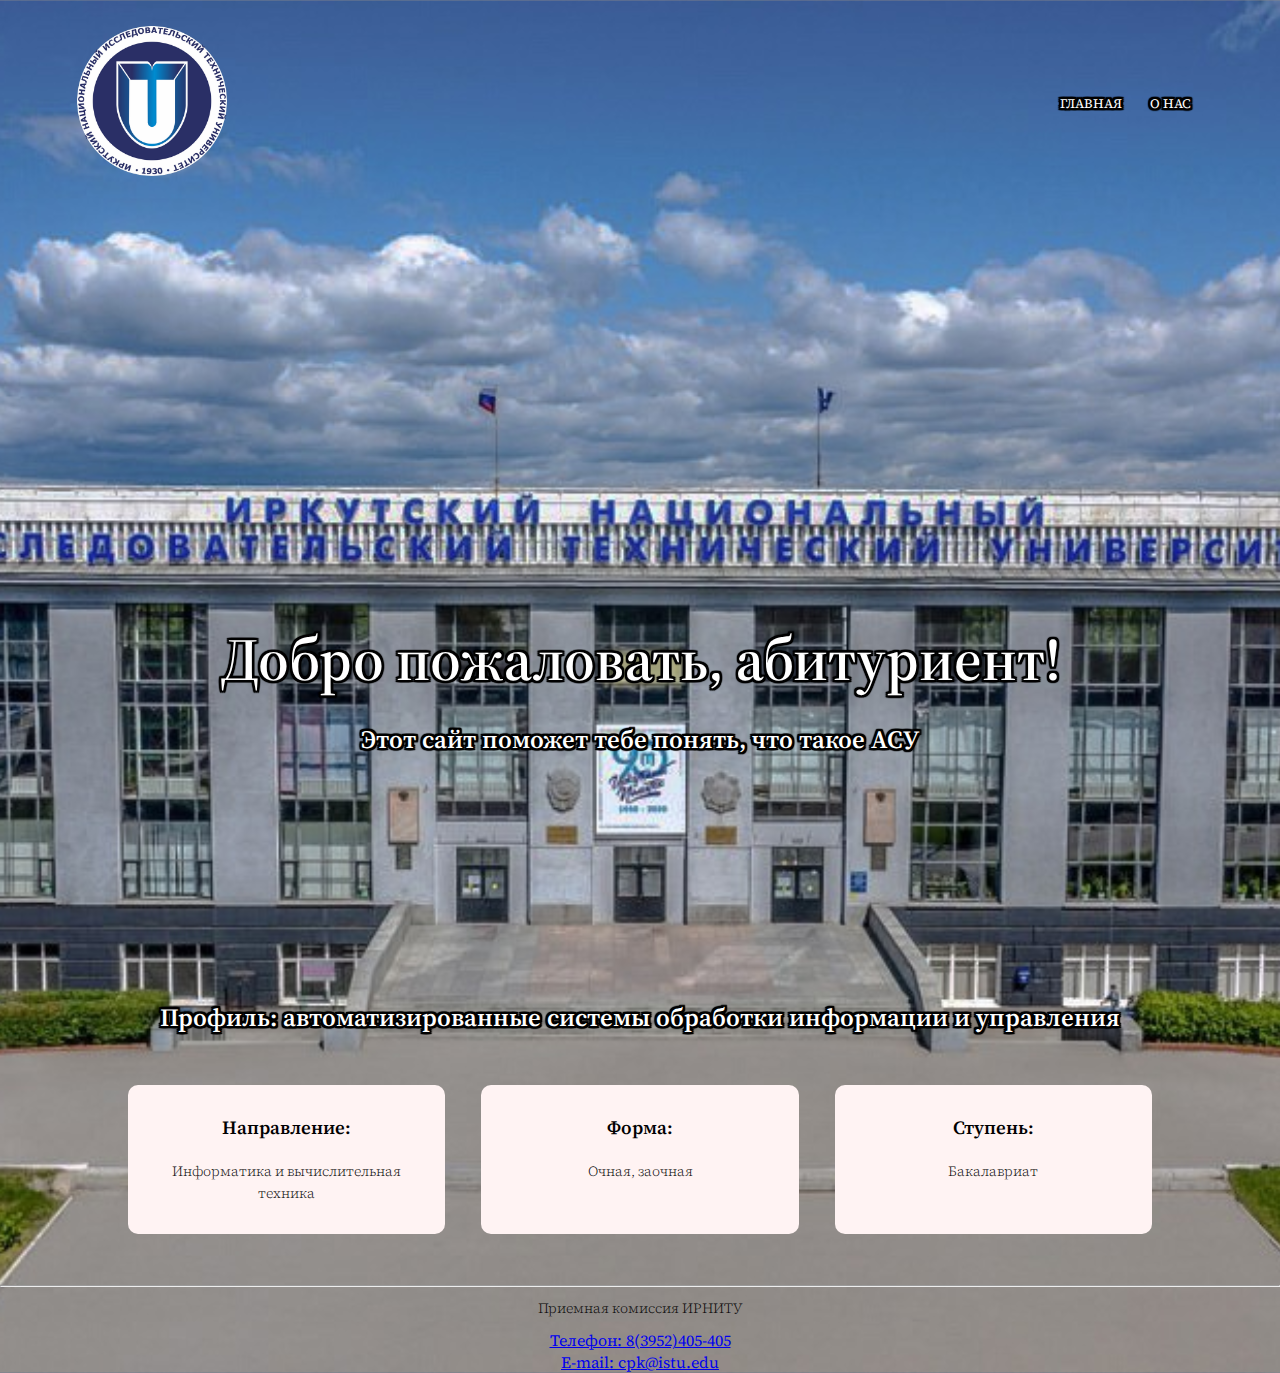
<file: www/index.html>
<!DOCTYPE html>
<html lang="ru">
<head>
    <meta charset="UTF-8">
    <meta http-equiv="X-UA-Compatible" content="IE=edge">
    <meta name="viewport" content="width=device-width, initial-scale=1.0">
    <title>АСУ</title>
    <style>
        body {
            background: rgba(4,9,30,0.7) url(images/banner1.jpg);
            background-position: center;
            background-size: cover;
            position: relative;
        }
    </style>
    <link rel= "stylesheet" href="style.css"> 
    <link rel="preconnect" href="https://fonts.googleapis.com">
<link rel="preconnect" href="https://fonts.gstatic.com" crossorigin>
<link href="https://fonts.googleapis.com/css2?family=Source+Serif+Pro:ital,wght@1,600&display=swap" rel="stylesheet">
</head>
<body>
    <section class="header">
        <nav>
            <a href="index.html"><img src="images/logo_2.png"></a>
            <div class="nav-links">
                
                <ul>
                    <li><a href="">ГЛАВНАЯ</a></li>
                    <li><a href="about.html">О НАС</a></li>
                </ul>
            </div>
            
        </nav>
    
    <div class="text-box">
        <h1>Добро пожаловать, абитуриент!</h1>
        <br>
        <h2>Этот сайт поможет тебе понять, что такое АСУ</h2>
    </div>
    </section>
<!--Course-->
<section class="course">
    <h2>Профиль: автоматизированные системы обработки информации и управления</h2>
        <div class="row">
        <div class="course-col">
            <h3>Направление:</h3>
            <p>Информатика и вычислительная техника</p>
        </div>

        <div class="course-col">
            <h3>Форма:</h3>
            <p>Очная, заочная</p>
        </div>

        <div class="course-col">
            <h3>Ступень:</h3>
            <p>Бакалавриат</p>
        </div>
        
    </div>
</section>   
<footer>
    <hr>
<adress>
    <p>Приемная комиссия ИРНИТУ</p>
    <a class="a_footer" href="tel:83952405405">Телефон: 8(3952)405-405</a>
    <a class="a_footer" href="mailto:cpk@istu.edu">E-mail: cpk@istu.edu</a>
</adress>
</footer>
</body>
</html>
</file>
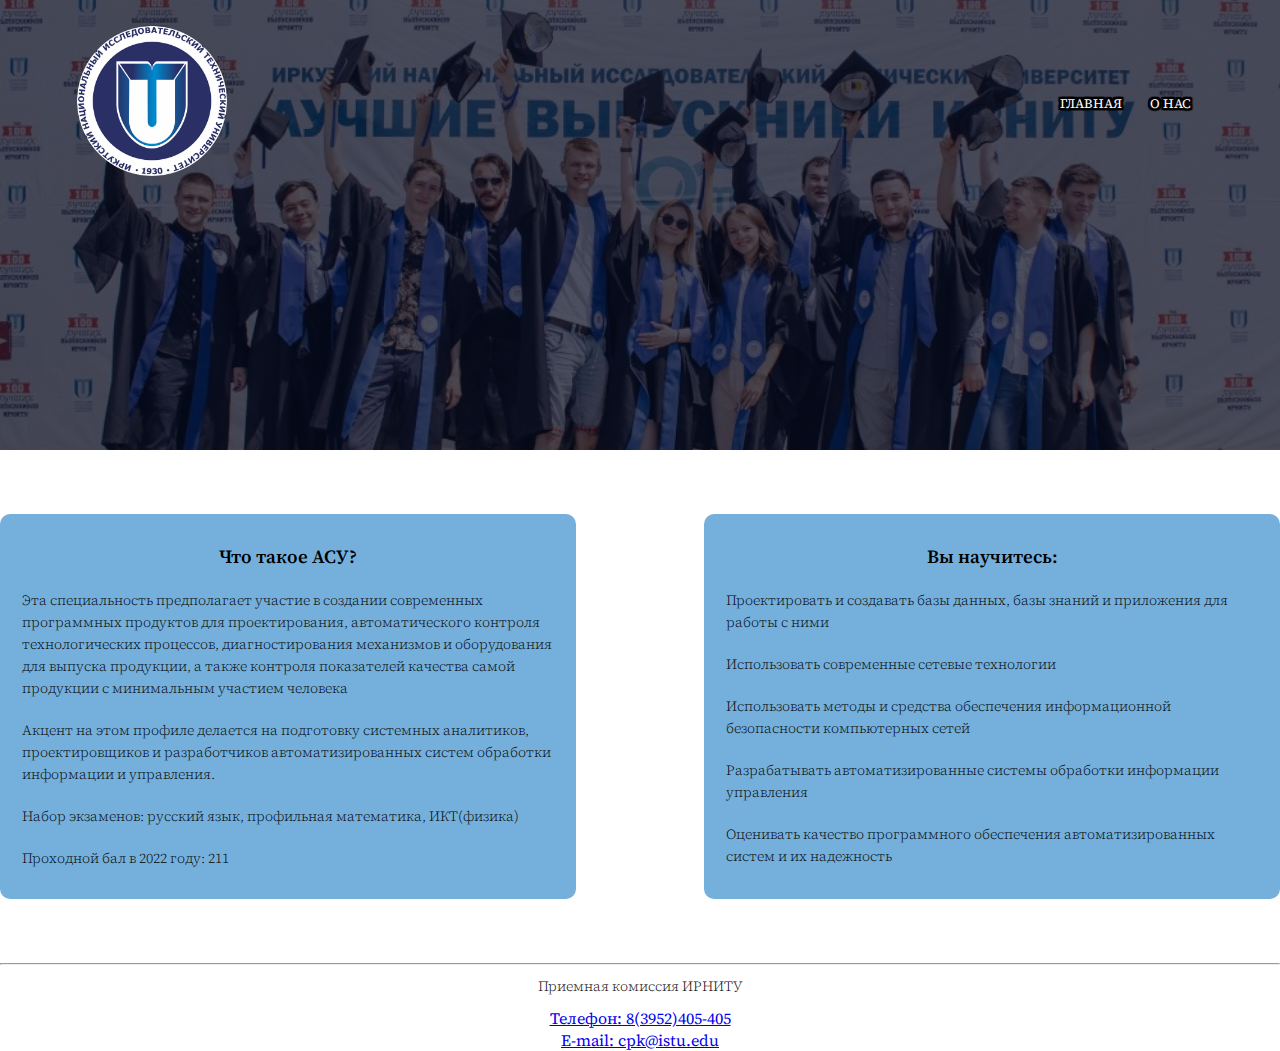
<file: www/about.html>
<!DOCTYPE html>
<html lang="ru">
<head>
    <meta charset="UTF-8">
    <meta http-equiv="X-UA-Compatible" content="IE=edge">
    <meta name="viewport" content="width=device-width, initial-scale=1.0">
    <title>АСУ</title>
    <link rel= "stylesheet" href="style.css"> 
    <link rel="preconnect" href="https://fonts.googleapis.com">
<link rel="preconnect" href="https://fonts.gstatic.com" crossorigin>
<link href="https://fonts.googleapis.com/css2?family=Source+Serif+Pro:ital,wght@1,600&display=swap" rel="stylesheet">
</head>
<body>
    <section class="sub-header">
        <nav>
            <a href="index.html"><img src="images/logo_2.png"></a>
            <div class="nav-links">
                
                <ul>
                    <li><a href="index.html">ГЛАВНАЯ</a></li>
                    <li><a href="about.html">О НАС</a></li>
                </ul>
            </div>
            
        </nav>

    </section>
    <section class="about">
            <div class="row">
            <div class="about-col">
                <h3>Что такое АСУ?</h3>
                <p>Эта специальность предполагает участие в создании современных программных продуктов для проектирования, автоматического контроля технологических процессов, диагностирования механизмов и оборудования для выпуска продукции, а также контроля показателей качества самой продукции с минимальным участием человека</p>
                <p>Акцент на этом профиле делается на подготовку системных аналитиков, проектировщиков и разработчиков автоматизированных систем обработки информации и управления.</p>
                <p>Набор экзаменов: русский язык, профильная математика, ИКТ(физика)</p>
                <p>Проходной бал в 2022 году: 211</p>

            </div>
    
            <div class="about-col">
                <h3>Вы научитесь:</h3>
                    <p>Проектировать и создавать базы данных, базы знаний и приложения для работы с ними</p>
                    <p>Использовать современные сетевые технологии</p>
                    <p>Использовать методы и средства обеспечения информационной безопасности компьютерных сетей</p>
                    <p>Разрабатывать автоматизированные системы обработки информации управления</p>
                    <p>Оценивать качество программного обеспечения автоматизированных систем и их надежность</p>
                </ul>
            </div>
            
        </div>   
    </section>
    
</section>
<footer>
    <hr>
<adress>
    <p>Приемная комиссия ИРНИТУ</p>
    <a class="a_footer" href="tel:83952405405">Телефон: 8(3952)405-405</a>
    <a class="a_footer" href="mailto:cpk@istu.edu">E-mail: cpk@istu.edu</a>
</adress>
</footer>
</body>
</html>
</file>
<file: www/style.css>
*{
    margin:0;
    padding:0;
    font-family: 'Source Serif Pro', serif;
}
.header{
    min-height: 100vh;
    width: 100%;
    text-shadow: 
		-0   -2px 1px #000000,
		 0   -2px 1px #000000,
		-0    2px 1px #000000,
		 0    2px 1px #000000,
		-2px -0   1px #000000,
		 2px -0   1px #000000,
		-2px  0   1px #000000,
		 2px  0   1px #000000,
		-1px -2px 1px #000000,
		 1px -2px 1px #000000,
		-1px  2px 1px #000000,
		 1px  2px 1px #000000,
		-2px -1px 1px #000000,
		 2px -1px 1px #000000,
		-2px  1px 1px #000000,
		 2px  1px 1px #000000,
		-2px -2px 1px #000000,
		 2px -2px 1px #000000,
		-2px  2px 1px #000000,
		 2px  2px 1px #000000,
		-2px -2px 1px #000000,
		 2px -2px 1px #000000,
		-2px  2px 1px #000000,
		 2px  2px 1px #000000;
    

}
nav{
    display:flex;
    padding: 2% 6%;
    justify-content: space-between;
    align-items: center;
}
nav img{
    width:150px;
}
.nav-links{
    flex:1;
    text-align: right;
}
.nav-links ul li{
    list-style: none;
    display: inline-block;
    padding: 8px 12px;
    position:relative;
}
.nav-links ul li a{
    color: #fff;
    text-decoration: none;
    font-size: 13px; 
}
.nav-links ul li::after{
    content: '';
    width: 0%;
    height: 2px;
    background: #f44336;
    display: block;
    margin: auto;
    transition: 0.5s;    ;
}
.nav-links ul li:hover::after{
    width: 100%;
}
.text-box{
    width: 90%;
    color: #fff;
    position: absolute;
    top: 50%;
    left: 50%;
    transform: translate(-50%,-50%);
    text-align: center;
    }
.text-box h1{ 
    font-size: 60px;
    }

.text-box p{ 
    margin: 10px 0 40px;
    font-size: 14px;
    color:#fff;
    }

@media(max-width:700px)
{
    .text-box h1{font-size: 30px;}
    .text-box h2{font-size: 20px;}    
}
/*-----course------*/
.course{
    width: 80%;
    margin: auto;
    text-align: center;
    padding-top: 100px;

}
h1{
    color: #fff;
    font-size: 30px;
    font-weight: 600;
    }
h2{
    color: #fff;
    font-size: 25px;
    font-weight: 600;
    text-shadow: 
		-0   -2px 1px #000000,
		 0   -2px 1px #000000,
		-0    2px 1px #000000,
		 0    2px 1px #000000,
		-2px -0   1px #000000,
		 2px -0   1px #000000,
		-2px  0   1px #000000,
		 2px  0   1px #000000,
		-1px -2px 1px #000000,
		 1px -2px 1px #000000,
		-1px  2px 1px #000000,
		 1px  2px 1px #000000,
		-2px -1px 1px #000000,
		 2px -1px 1px #000000,
		-2px  1px 1px #000000,
		 2px  1px 1px #000000,
		-2px -2px 1px #000000,
		 2px -2px 1px #000000,
		-2px  2px 1px #000000,
		 2px  2px 1px #000000,
		-2px -2px 1px #000000,
		 2px -2px 1px #000000,
		-2px  2px 1px #000000,
		 2px  2px 1px #000000;
    }
p{
    font-size: 14px;
    font-weight: 300;
    line-height: 22px;
    padding: 10px ;
}

.row{
    margin-top: 5%;
    display: flex;
    justify-content: space-between;
}

.course-col{
    flex-basis: 31%;
    background: #fff3f3;
    border-radius: 10px;
    margin-bottom: 5%;
    padding: 20px 12px;
    box-sizing: border-box;
}
h3{
    text-align: center;
    font-weight: 600;
    margin: 10px 0;
    }


@media(max-width:700px)
{
    .row{flex-direction: column;} 
    .course h2{font-size: 20px;}   
}

.a_footer {
    display: block;
}
adress {
    text-align: center;
}
a:-webkit-any-link {
    color: -webkit-link;
    cursor: pointer;
    text-decoration: underline;
}

/*--------- about page------*/
.sub-header{
    height: 50vh;
    width: 100%;
    background-image: linear-gradient(rgba(4,9,30,0.7), rgba(4,9,30,0.7)), url(images/alum.jpg);
    background-position: center;
    background-size: cover;
    text-align: center;
    color: #fff;
    text-shadow: 
		-0   -2px 1px #000000,
		 0   -2px 1px #000000,
		-0    2px 1px #000000,
		 0    2px 1px #000000,
		-2px -0   1px #000000,
		 2px -0   1px #000000,
		-2px  0   1px #000000,
		 2px  0   1px #000000,
		-1px -2px 1px #000000,
		 1px -2px 1px #000000,
		-1px  2px 1px #000000,
		 1px  2px 1px #000000,
		-2px -1px 1px #000000,
		 2px -1px 1px #000000,
		-2px  1px 1px #000000,
		 2px  1px 1px #000000,
		-2px -2px 1px #000000,
		 2px -2px 1px #000000,
		-2px  2px 1px #000000,
		 2px  2px 1px #000000,
		-2px -2px 1px #000000,
		 2px -2px 1px #000000,
		-2px  2px 1px #000000,
		 2px  2px 1px #000000;
}
.sub-header h1{
    margin-top: 100px;
}
.about-col{
    flex-basis: 45%;
    background: #75b0dd;
    border-radius: 10px;
    margin-bottom: 5%;
    padding: 20px 12px;
    box-sizing: border-box;
}
</file>
